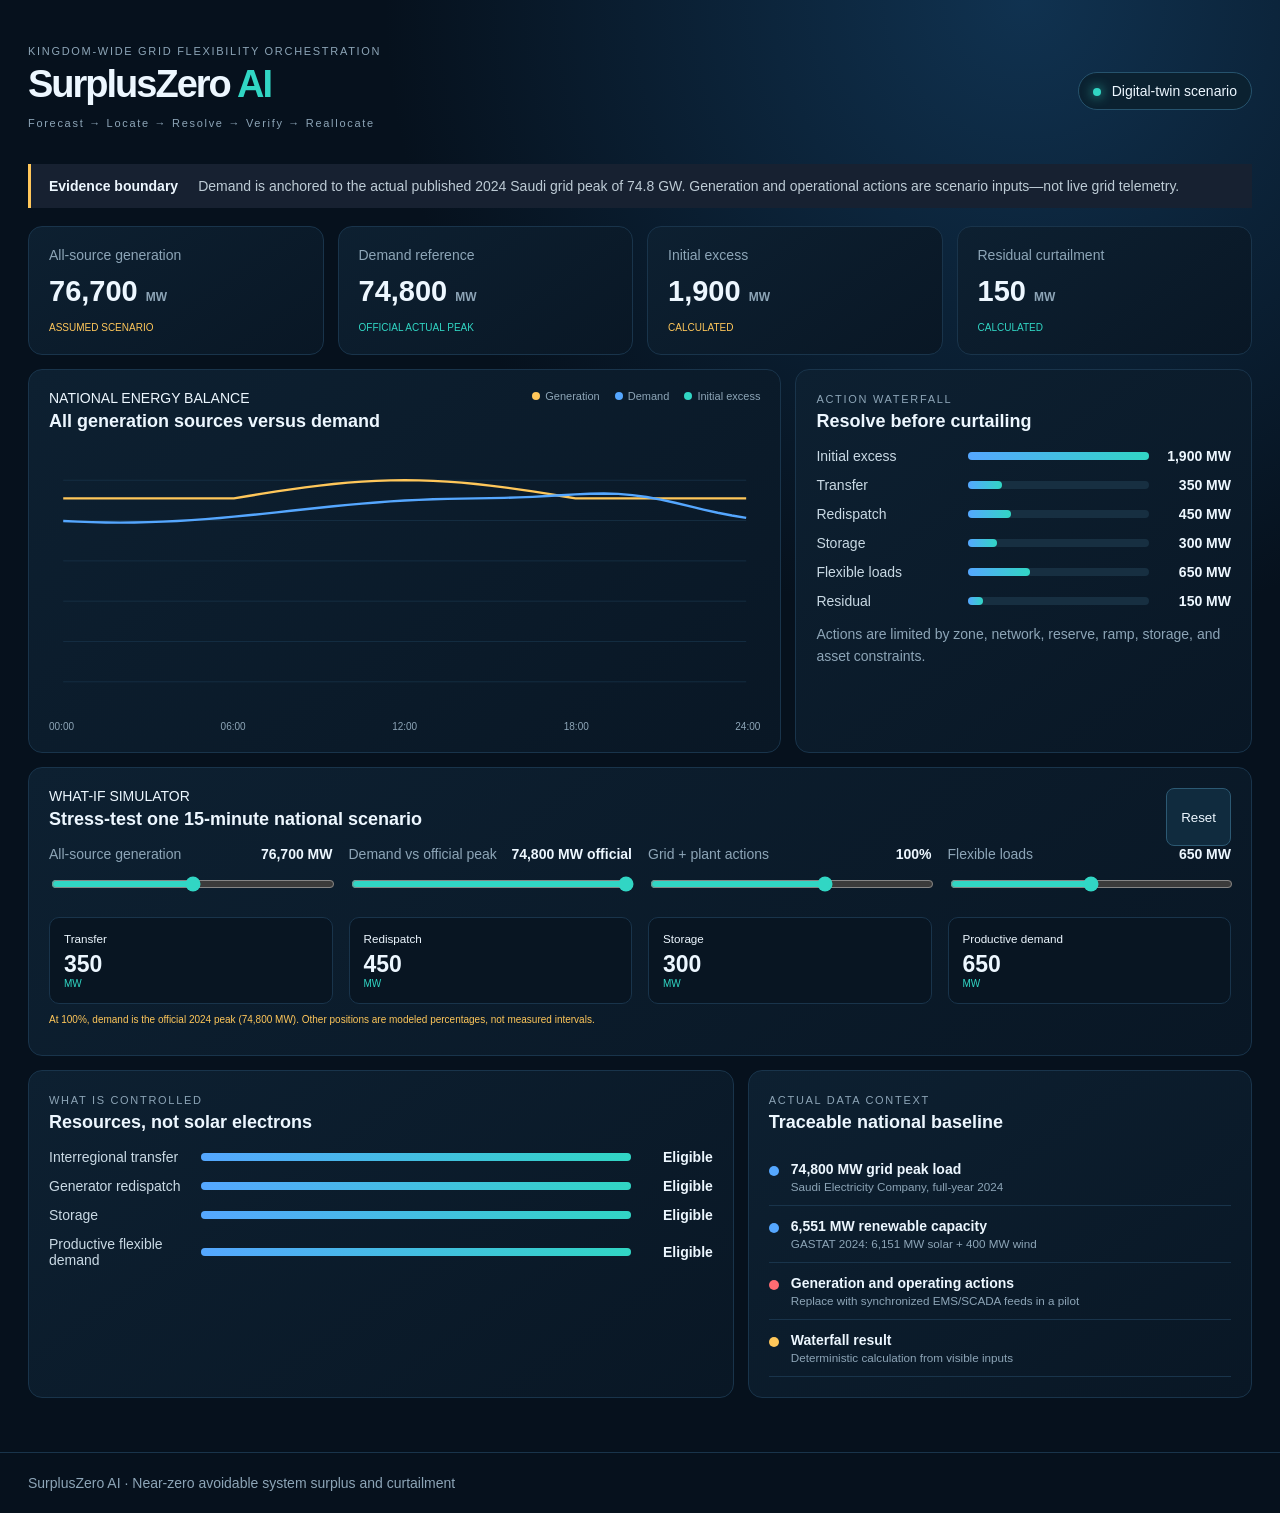
<file: index.html>
<!doctype html>
<html lang="en"><head><meta charset="utf-8"><meta name="viewport" content="width=device-width,initial-scale=1"><title>SurplusZero AI — Kingdom Grid Simulator</title><link rel="stylesheet" href="styles.css"><link rel="stylesheet" href="simulator.css"></head><body>
<header><div><span class="eyebrow">KINGDOM-WIDE GRID FLEXIBILITY ORCHESTRATION</span><h1>SurplusZero <b>AI</b></h1><p>Forecast → Locate → Resolve → Verify → Reallocate</p></div><div class="status"><i></i> Digital-twin scenario</div></header><main>
<section class="notice"><strong>Evidence boundary</strong><span>Demand is anchored to the actual published 2024 Saudi grid peak of 74.8 GW. Generation and operational actions are scenario inputs—not live grid telemetry.</span></section>
<section class="cards"><article><label>All-source generation</label><strong id="generation">— <small>MW</small></strong><em>Assumed scenario</em></article><article><label>Demand reference</label><strong id="demand">— <small>MW</small></strong><em id="demandProvenance" class="measured">Official actual peak</em></article><article><label>Initial excess</label><strong id="excess">— <small>MW</small></strong><em>Calculated</em></article><article><label>Residual curtailment</label><strong id="residual">— <small>MW</small></strong><em class="measured">Calculated</em></article></section>
<section class="grid"><article class="panel chart"><div class="title"><div><span>NATIONAL ENERGY BALANCE</span><h2>All generation sources versus demand</h2></div><div class="legend"><i class="solar"></i>Generation <i class="demand"></i>Demand <i class="surplus"></i>Initial excess</div></div><svg id="chart" viewBox="0 0 900 320"></svg><div class="axis"><span>00:00</span><span>06:00</span><span>12:00</span><span>18:00</span><span>24:00</span></div></article><article class="panel flow"><span>ACTION WATERFALL</span><h2>Resolve before curtailing</h2><div id="waterfall"></div><p>Actions are limited by zone, network, reserve, ramp, storage, and asset constraints.</p></article></section>
<section class="panel simulator"><div class="title"><div><span>WHAT-IF SIMULATOR</span><h2>Stress-test one 15-minute national scenario</h2></div><button id="reset">Reset</button></div><div class="controls"><label>All-source generation <b id="gv"></b><input id="generationScale" type="range" min="92" max="108" value="100"></label><label>Demand vs official peak <b id="dv"></b><input id="demandScale" type="range" min="70" max="100" value="100"></label><label>Grid + plant actions <b id="av"></b><input id="actionScale" type="range" min="0" max="160" value="100"></label><label>Flexible loads <b id="fv"></b><input id="flexScale" type="range" min="0" max="200" value="100"></label></div><div class="scenario-results"><div><small>Transfer</small><b id="transfer">—</b><span>MW</span></div><div><small>Redispatch</small><b id="redispatch">—</b><span>MW</span></div><div><small>Storage</small><b id="storage">—</b><span>MW</span></div><div><small>Productive demand</small><b id="flex">—</b><span>MW</span></div></div><p class="scenario-note">At 100%, demand is the official 2024 peak (74,800 MW). Other positions are modeled percentages, not measured intervals.</p></section>
<section class="grid lower"><article class="panel"><span>WHAT IS CONTROLLED</span><h2>Resources, not solar electrons</h2><div id="assets"></div></article><article class="panel"><span>ACTUAL DATA CONTEXT</span><h2>Traceable national baseline</h2><ul class="sources"><li><i class="official"></i><div><b>74,800 MW grid peak load</b><small>Saudi Electricity Company, full-year 2024</small></div></li><li><i class="official"></i><div><b>6,551 MW renewable capacity</b><small>GASTAT 2024: 6,151 MW solar + 400 MW wind</small></div></li><li><i class="assumed"></i><div><b>Generation and operating actions</b><small>Replace with synchronized EMS/SCADA feeds in a pilot</small></div></li><li><i class="calculated"></i><div><b>Waterfall result</b><small>Deterministic calculation from visible inputs</small></div></li></ul></article></section>
</main><footer>SurplusZero AI · Near-zero avoidable system surplus and curtailment</footer><script src="app.js"></script></body></html>
</file>
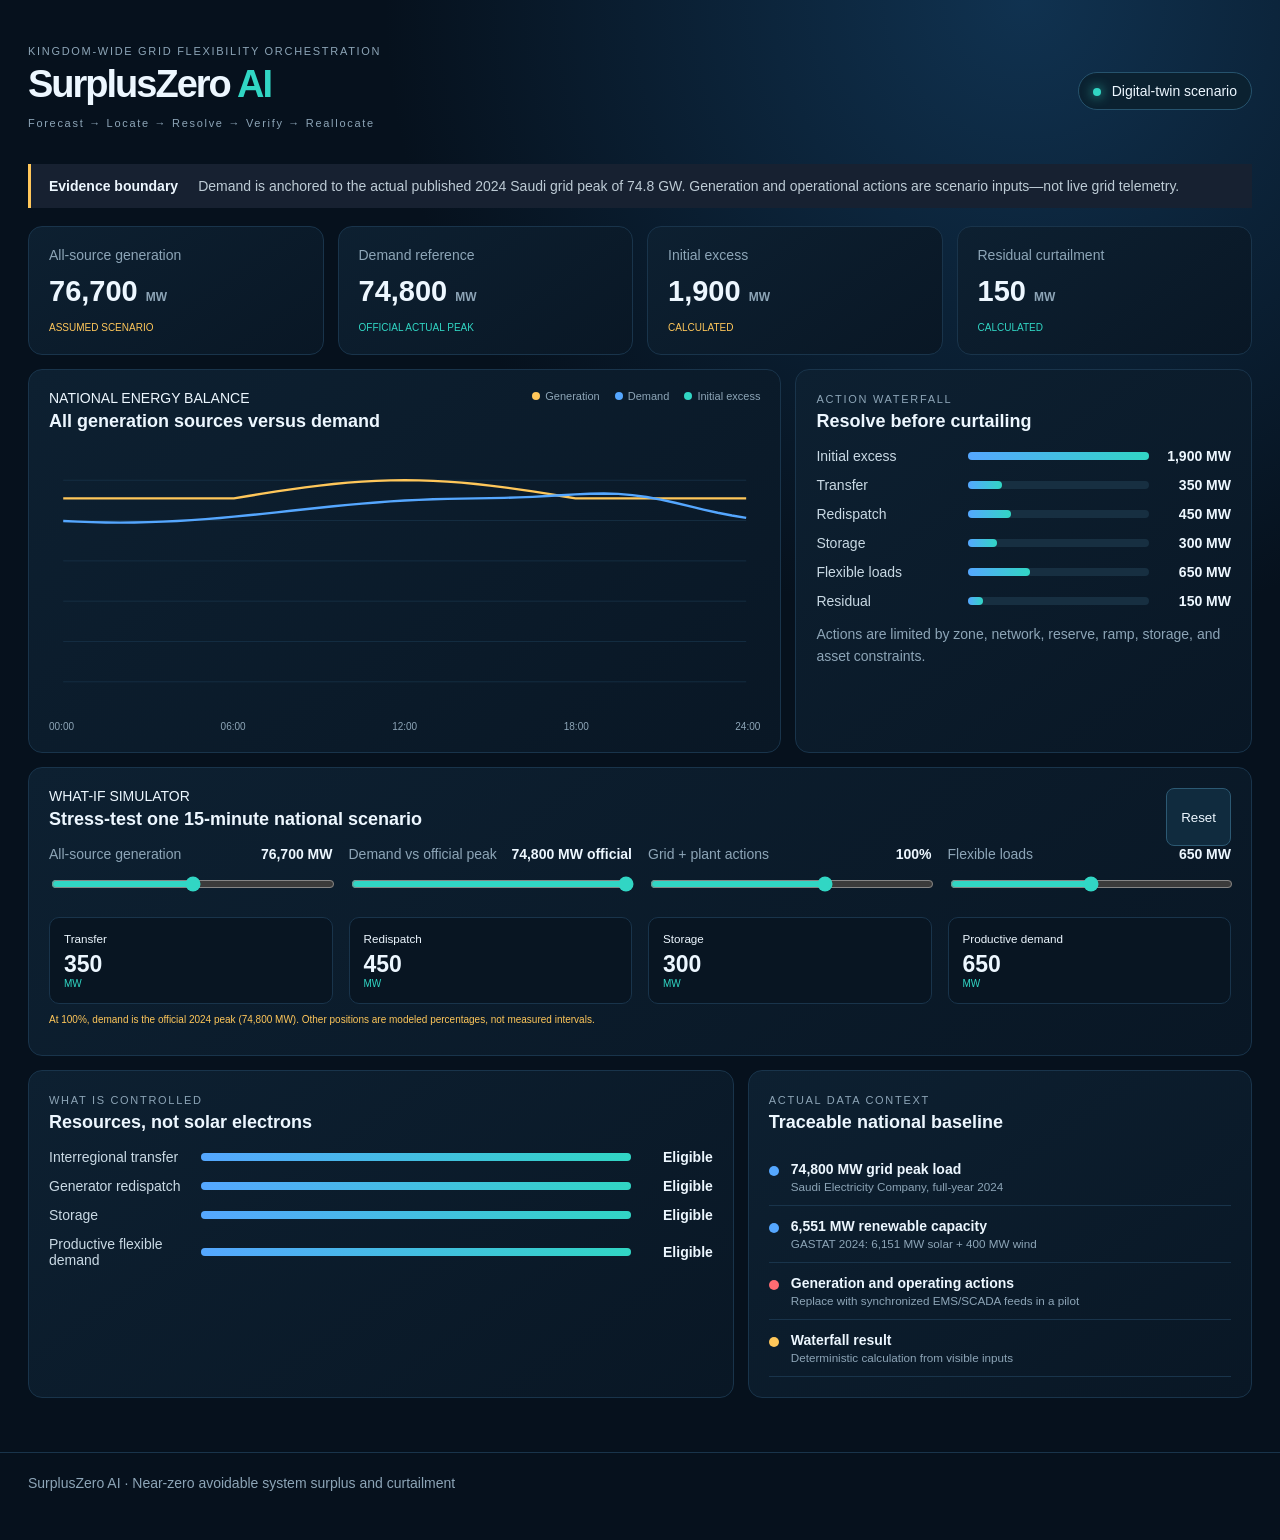
<file: web/index.html>
<!doctype html><html lang="en"><head><meta charset="utf-8"><meta http-equiv="refresh" content="0;url=../"><meta name="viewport" content="width=device-width,initial-scale=1"><title>SurplusZero AI</title></head><body><p><a href="../">Open the Kingdom grid simulator</a></p></body></html>
</file>
<file: styles.css>
@import url('web/styles.css');
</file>
<file: simulator.css>
.simulator{margin-bottom:14px}.simulator button{background:#102b3e;border:1px solid #2c5973;color:var(--text);padding:9px 14px;border-radius:8px}.controls,.scenario-results{display:grid;grid-template-columns:repeat(4,1fr);gap:16px}.controls label{color:var(--muted)}.controls b{float:right;color:var(--text)}input{width:100%;margin-top:14px;accent-color:var(--cyan)}.scenario-results{margin-top:22px}.scenario-results div{padding:14px;background:#081522;border:1px solid var(--line);border-radius:10px}.scenario-results small,.scenario-results b,.scenario-results span{display:block}.scenario-results b{font-size:23px;margin-top:6px}.scenario-results span,.scenario-note{font-size:10px;color:var(--cyan)}.scenario-note{color:var(--gold)}@media(max-width:850px){.controls,.scenario-results{grid-template-columns:1fr 1fr}}
</file>
